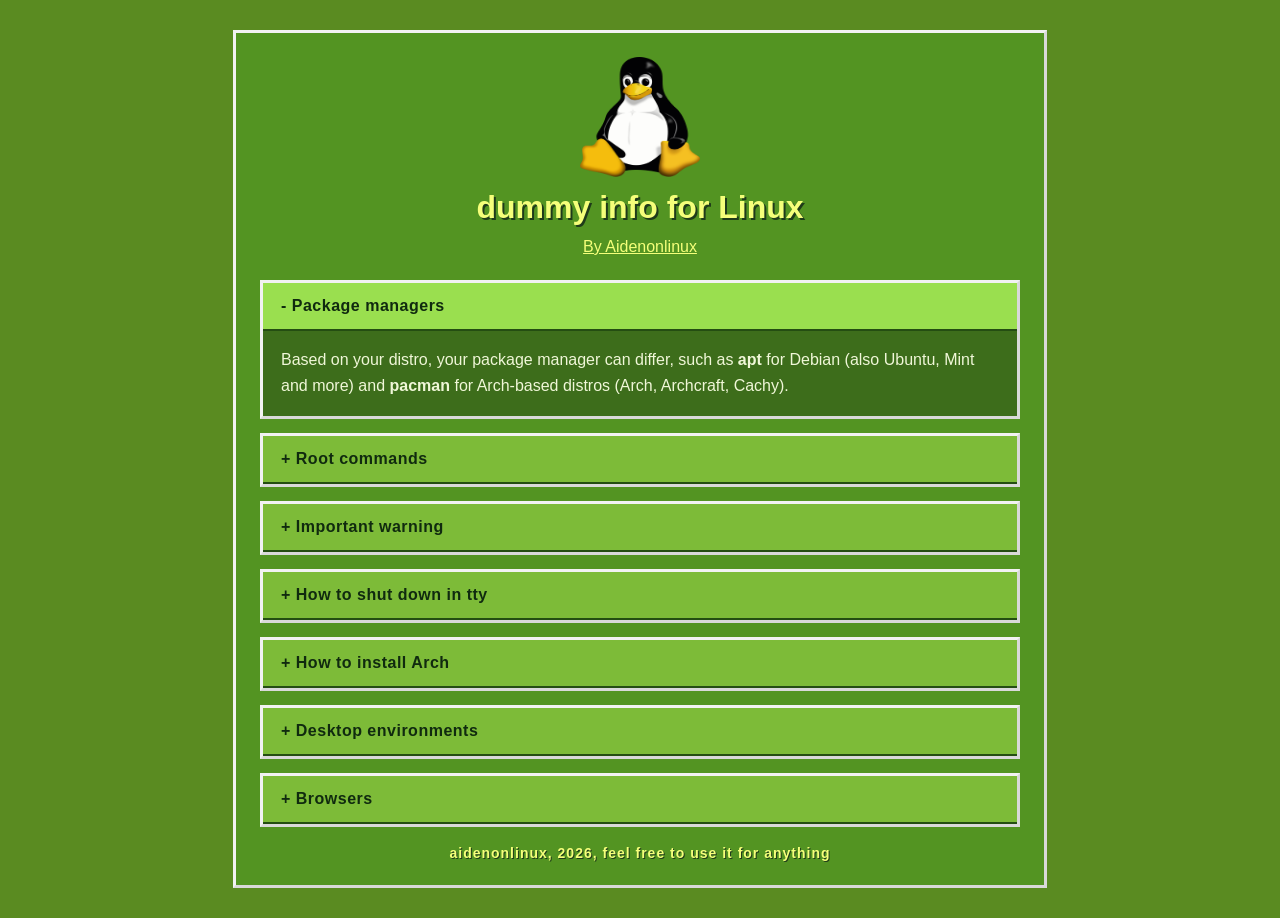
<file: dummyinfoforlinux/index.html>
<!DOCTYPE html>
<html lang="en">
    <head>
        <meta charset="UTF-8">
        <meta name="viewport" content="width=device-width, initial-scale=1.0">
        <title>Aidens little linux wiki :3</title>
        <link rel="icon" type="image/webp" href="./Tux.svg.webp">
        <link rel="stylesheet" href="abc123style.css">
    </head>
    <body>
        <div class="container">
            <div class="page-header">
                <img src="./Tux.svg.webp" alt="Linux tux logo" class="logo">
                <h1>dummy info for Linux</h1>
                <p><a href="https://aidenonlinux.github.io/projects" target="_blank" rel="noopener noreferrer">By Aidenonlinux</a></p>
            </div>

            <div class="details-wrap">
                <details class="details-box" open>
                    <summary>Package managers</summary>
                    <p>Based on your distro, your package manager can differ, such as <strong>apt</strong> for Debian (also Ubuntu, Mint and more) and <strong>pacman</strong> for Arch-based distros (Arch, Archcraft, Cachy).</p>
                </details>

                <details class="details-box">
                    <summary>Root commands</summary>
                    <p>Always use <strong>sudo</strong> with commands that require root privileges.</p>
                </details>

                <details class="details-box">
                    <summary>Important warning</summary>
                    <p>PLEASE DO NOT DO APT ON ARCH OR VOID!!!!!! THAT IS A VERY BAD IDEA!!!!! YOUR SYSTEM WILL (not) EXPLODE!!!</p>
                </details>

                <details class="details-box">
                    <summary>How to shut down in tty</summary>
                    <p>So if you are in tty because OR you don't have a GUI OR you are using a minimal installation OR you broke Plasma, just type in <strong>sudo shutdown now</strong>.</p>
                </details>

                <details class="details-box">
                    <summary>How to install Arch</summary>
                    <p><strong>Quick overview:</strong></p>
                    <ol>
                        <li>Download the Arch ISO and flash it to a USB.</li>
                        <li>Boot from the USB and open the live environment.</li>
                        <li>Run <strong>archinstall</strong> if you want the easiest install.</li>
                        <li>Choose your username, password, and desktop environment.</li>
                        <li>Select a bootloader like <strong>GRUB</strong> and install it to your disk.</li>
                        <li>Reboot and log in to your new Arch system.</li>
                    </ol>
                    <p>If you have determination like Frisk in Undertale, you can do it manually. If not, <strong>archinstall</strong> is the easier route. Pick a DE you actually want: <strong>GNOME</strong> for simplicity, <strong>KDE Plasma</strong> for a Windows-like feel, <strong>Hyprland</strong> if you want something more custom, or no DE if you want a minimal setup.</p>
                </details>

                <details class="details-box">
                    <summary>Desktop environments</summary>
                    <p><strong>Popular DEs to choose from:</strong></p>
                    <ul>
                        <li><strong>GNOME</strong> — clean, modern, simple, and beginner-friendly.</li>
                        <li><strong>KDE Plasma</strong> — very customizable and feels close to Windows.</li>
                        <li><strong>Xfce</strong> — lightweight, fast, and resource-friendly.</li>
                        <li><strong>Cinnamon</strong> — classic layout with a familiar desktop feel.</li>
                        <li><strong>Mate</strong> — lightweight and classic, great for older hardware.</li>
                        <li><strong>Hyprland</strong> — tiled and highly customizable, best for power users.</li>
                        <li><strong>Budgie</strong> — sleek and elegant with a simple workflow.</li>
                        <li><strong>LXQt</strong> — very lightweight and efficient.</li>
                    </ul>
                    <p>Pick one based on how you want your system to feel: <strong>simple</strong>, <strong>custom</strong>, <strong>lightweight</strong>, or <strong>Windows-like</strong>.</p>
                    <p>Personally, I mostly reccomend something like <strong>Cinnamon</strong>, dont reccomend <strong>KDE Plasma because of the locker</strong>, And will say that i really like <strong>Hyprland if you configured it correctly</strong>, but <strong> my classic must be GNOME.</strong></p>
                </details>

                <details class="details-box">
                    <summary>Browsers</summary>
                    <p>The best option is <strong>Firefox</strong>, because it comes bundled with almost every distro. I should not use Chrome since thats not cool in the Linux community, although Chromium is a good choice (because Chromium and Firefox are both open-source.</p>
                </details>
            </div>

            <div class="footer-signature">aidenonlinux, 2026, feel free to use it for anything</div>
        </div>
    </body>
</html>
</file>
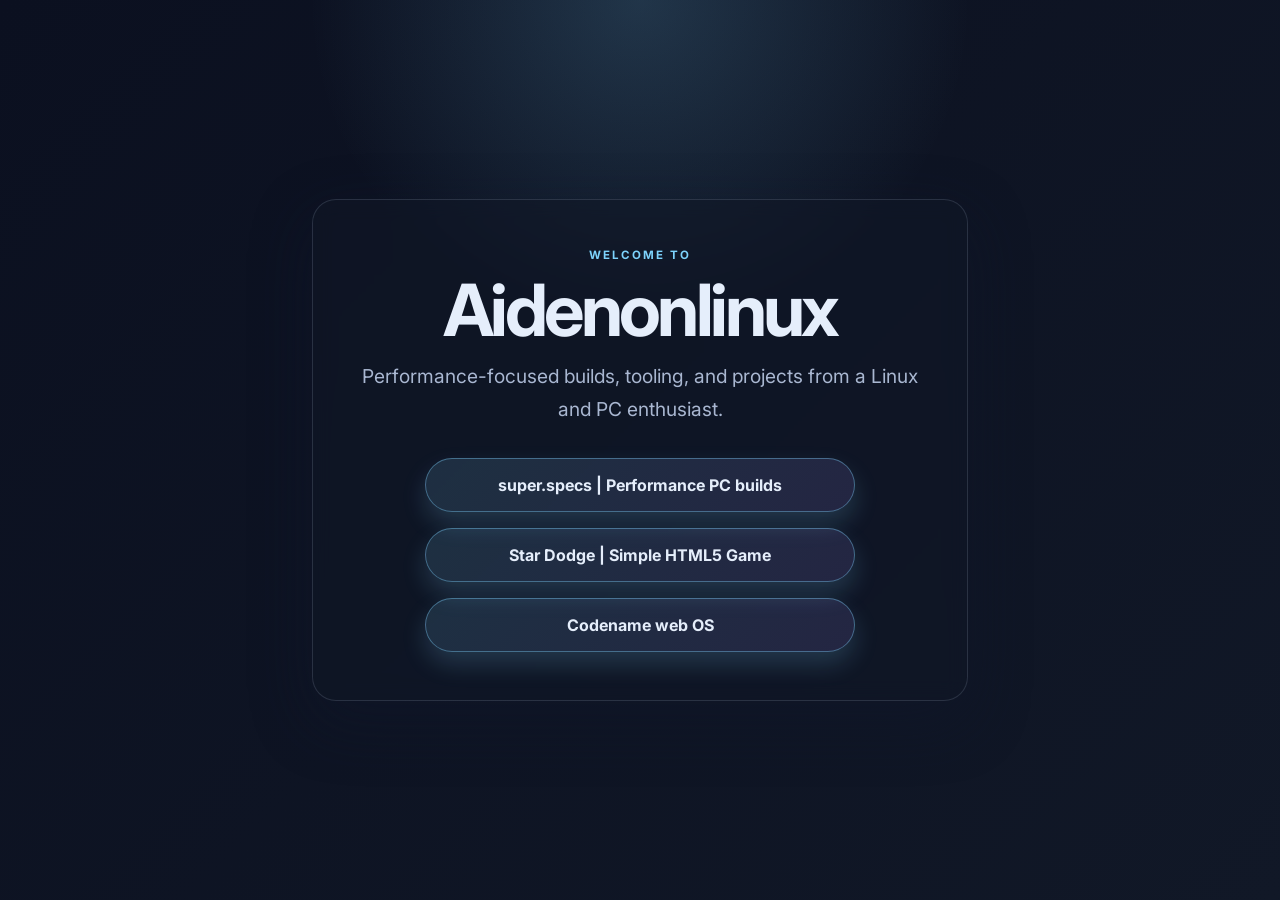
<file: projects/index.html>
<!DOCTYPE html>
<html lang="en">
  <head>
    <meta charset="UTF-8" />
    <meta name="viewport" content="width=device-width, initial-scale=1.0" />
    <title>Aidenonlinux Projects</title>
    <meta
      name="description"
      content="Landing page for Aidenonlinux featuring a single project link to super.specs performance PC builds."
    />
    <link rel="preconnect" href="https://fonts.googleapis.com" />
    <link rel="preconnect" href="https://fonts.gstatic.com" crossorigin />
    <link
      href="https://fonts.googleapis.com/css2?family=Inter:wght@400;500;600;700;800&display=swap"
      rel="stylesheet"
    />
    <link rel="stylesheet" href="style.css" />
  </head>
  <body>
    <main class="hero">
      <div class="content">
        <p class="tag">Welcome to</p>
        <h1>Aidenonlinux</h1>
        <p class="subtitle">
          Performance-focused builds, tooling, and projects from a Linux and PC enthusiast.
        </p>

        <div class="project-links">
          <a
            class="project-link"
            href="https://aidenonlinux.github.io/super-specs"
            target="_blank"
            rel="noreferrer"
          >
            super.specs | Performance PC builds
          </a>

          <a
            class="project-link"
            href="https://aidenonlinux.github.io/stardodge"
            target="_blank"
            rel="noreferrer"
          >
            Star Dodge | Simple HTML5 Game
          </a>

          <a
            class="project-link"
            href="https://aidenonlinux.github.io/unnamed-os"
            target="_blank"
            rel="noreferrer"
          >
            Codename web OS
          </a>
        </div>
      </div>
    </main>
  </body>
</html>
</file>
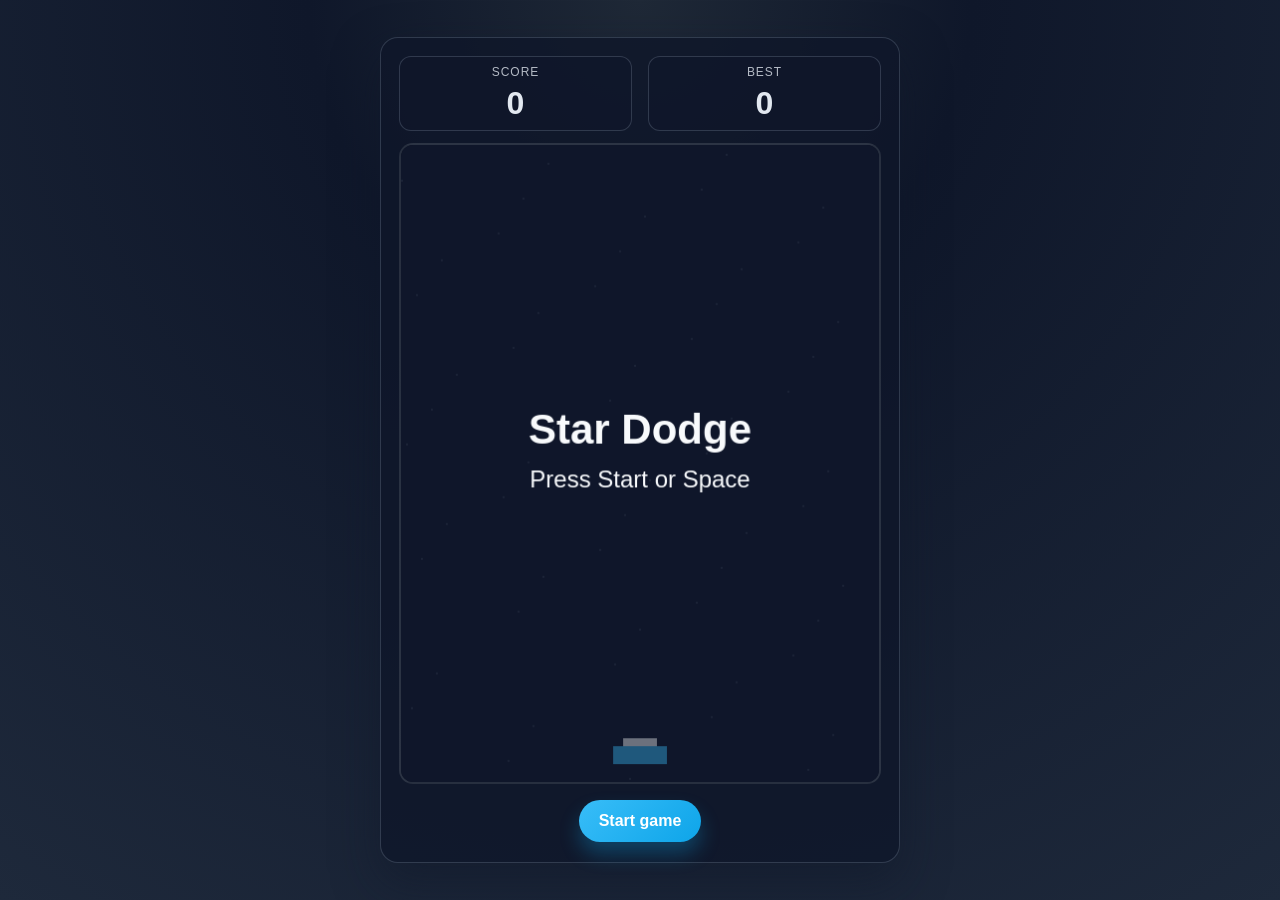
<file: stardodge/index.html>
<!DOCTYPE html>
<html lang="en">
  <head>
    <meta charset="UTF-8" />
    <meta name="viewport" content="width=device-width, initial-scale=1.0" />
    <title>Star Dodge</title>
    <link rel="stylesheet" href="style.css" />
  </head>
  <body>
    <main class="game-shell">
      <div class="hud">
        <div>
          <p class="label">Score</p>
          <p id="score">0</p>
        </div>
        <div>
          <p class="label">Best</p>
          <p id="best">0</p>
        </div>
      </div>

      <canvas id="gameCanvas" width="480" height="640" aria-label="Star Dodge game"></canvas>

      <div class="controls">
        <button id="startButton">Start game</button>
      </div>
    </main>

    <script src="script.js"></script>
  </body>
</html>
</file>
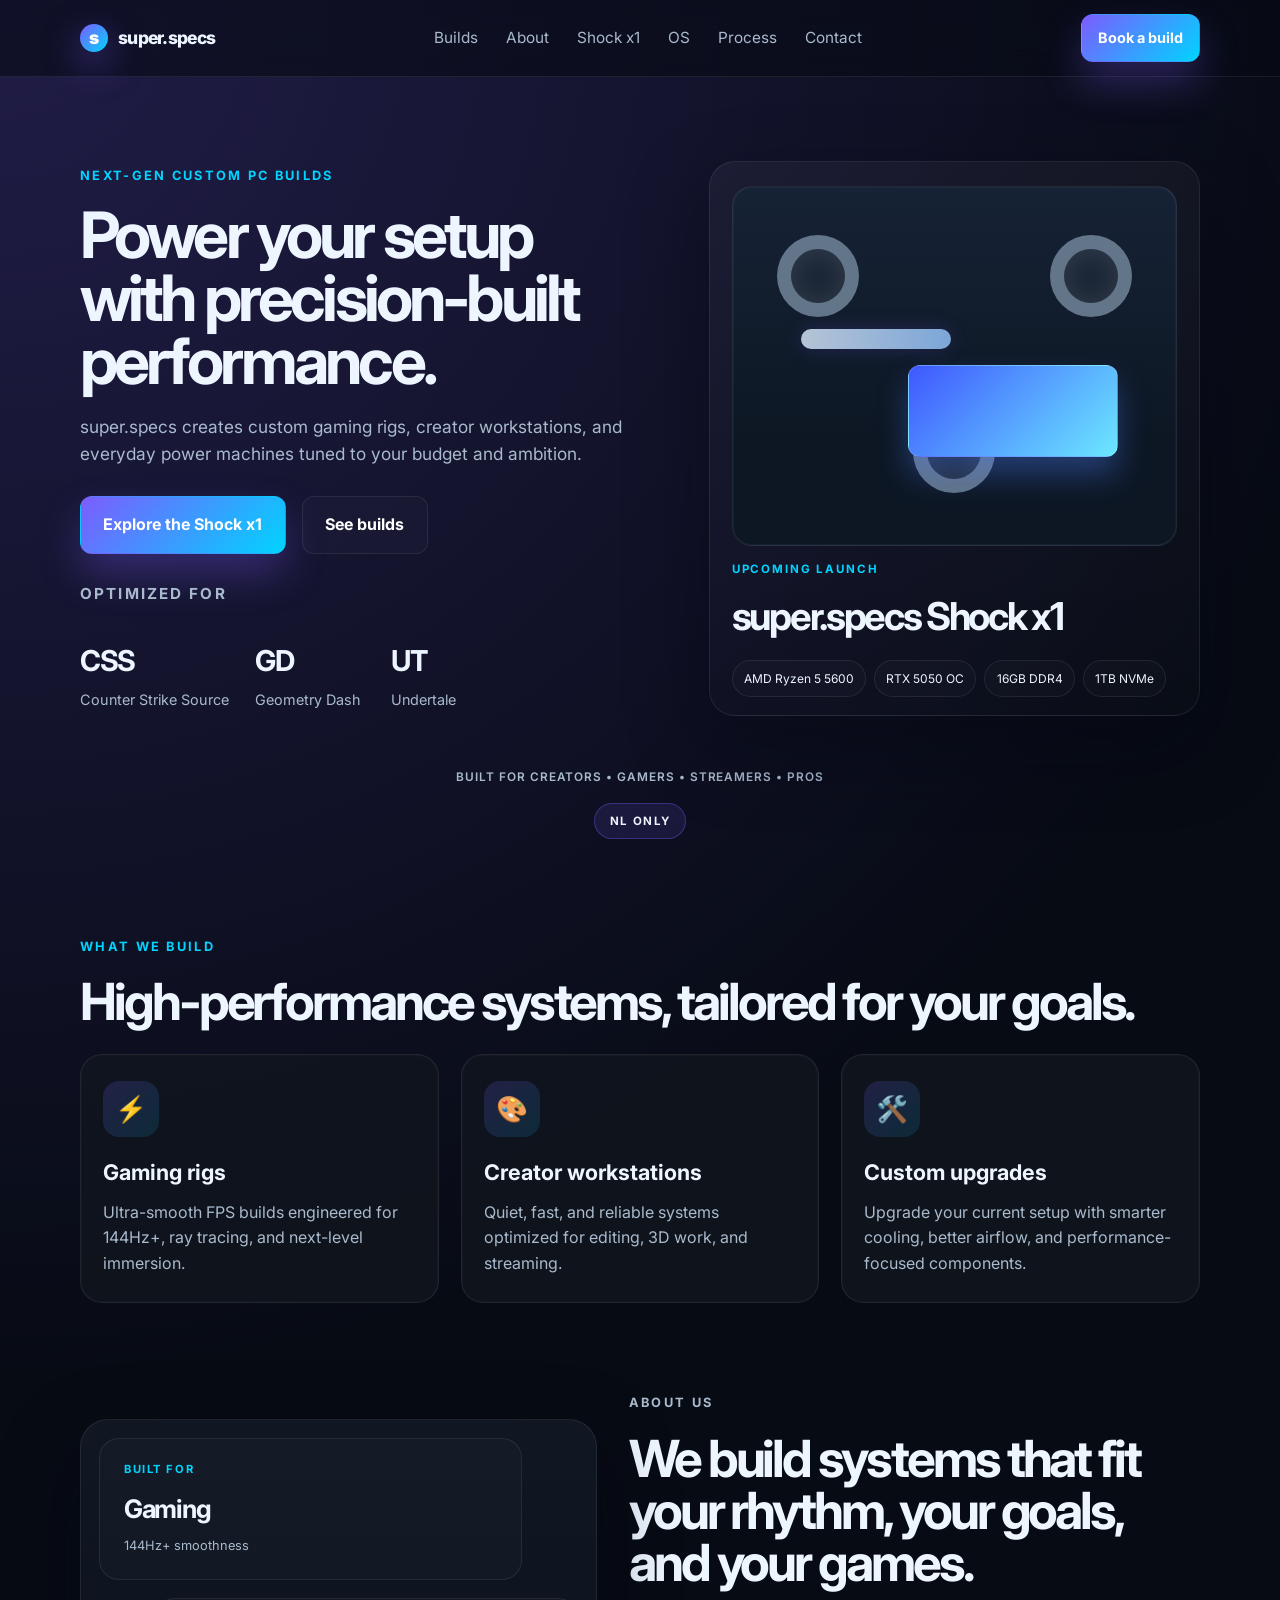
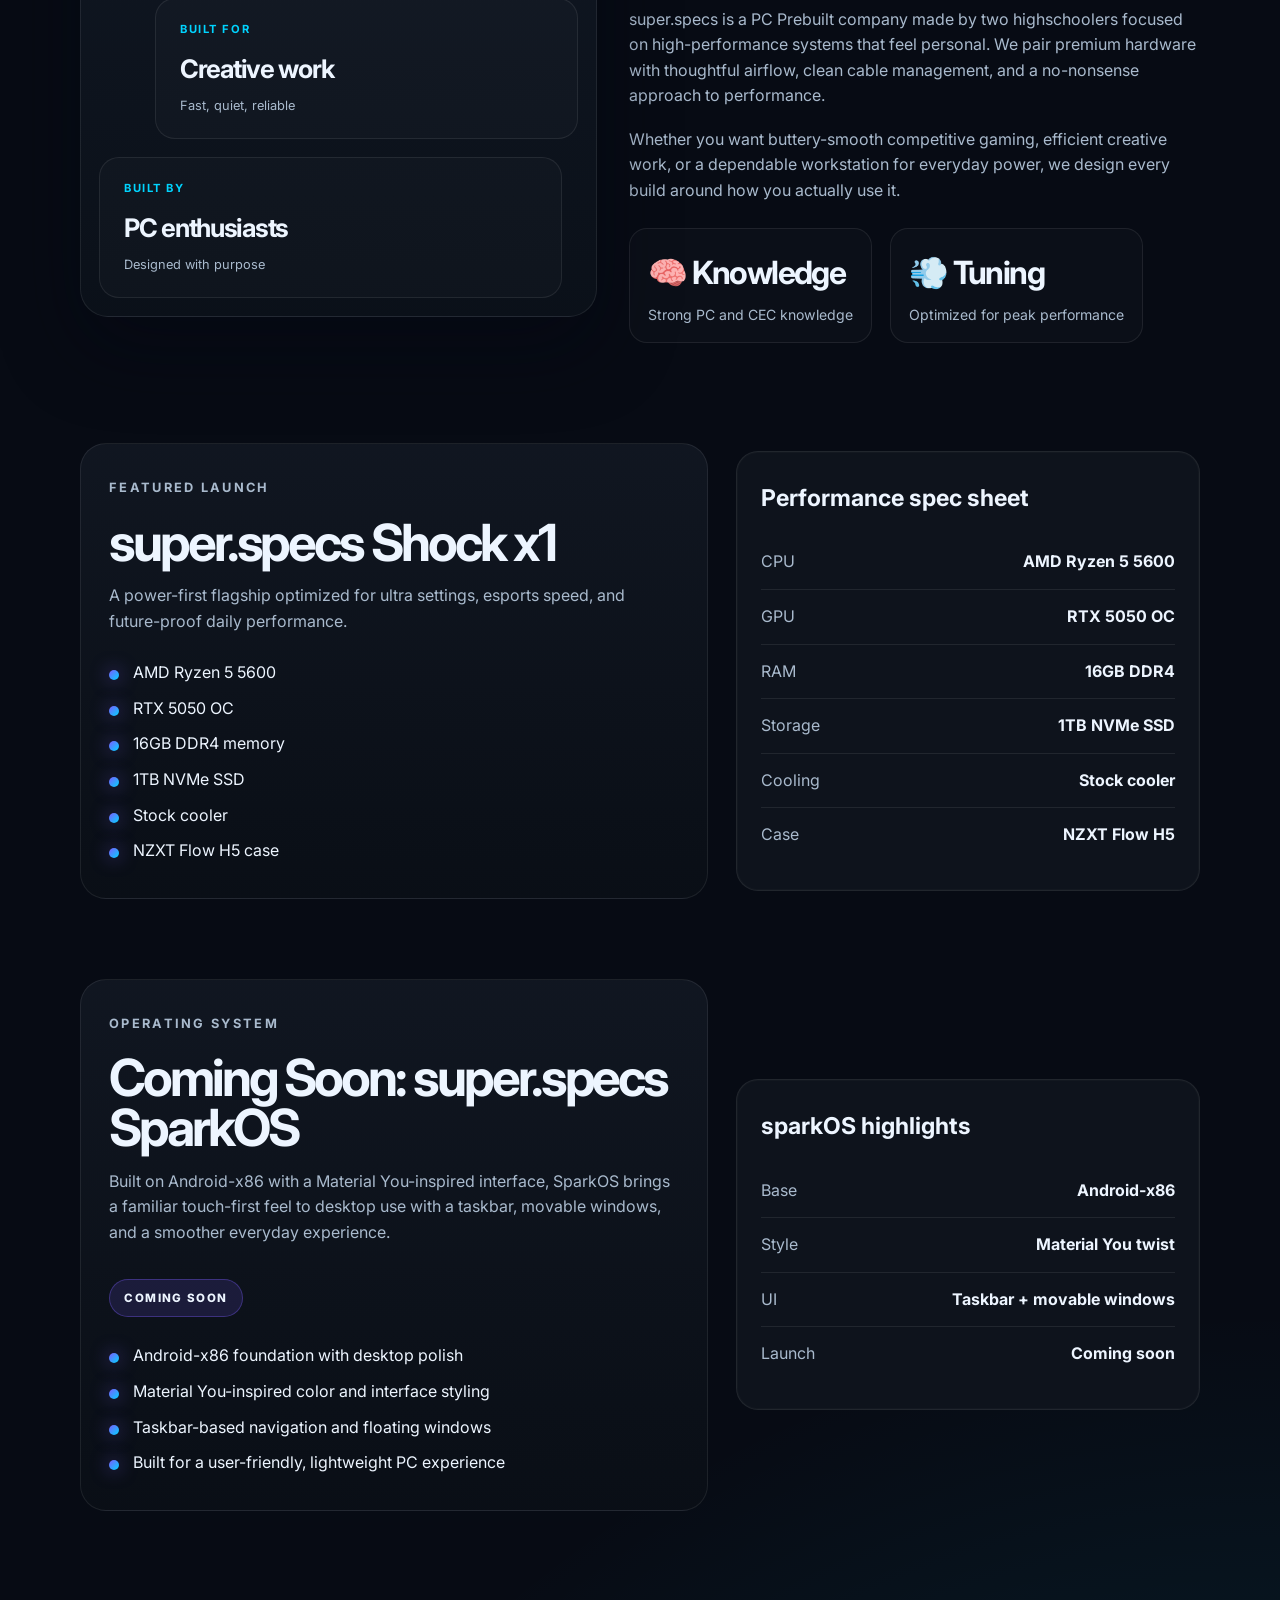
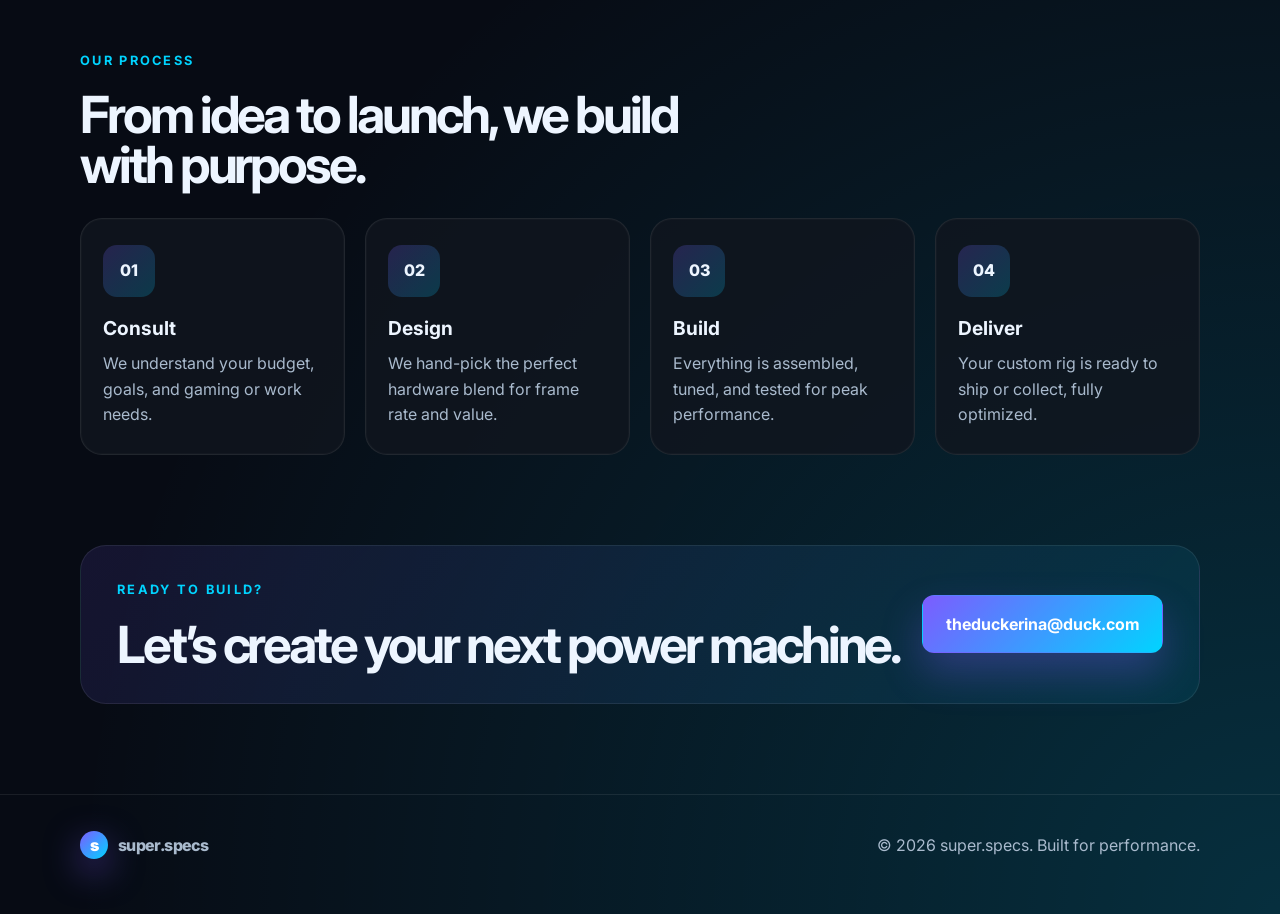
<file: super-specs/index.html>
<!DOCTYPE html>
<html lang="en">
  <head>
    <meta charset="UTF-8" />
    <meta name="viewport" content="width=device-width, initial-scale=1.0" />
    <meta
      name="description"
      content="super.specs builds custom gaming PCs and high-performance rigs for creators, streamers, and enthusiasts."
    />
    <title>super.specs | Performance PC Builds</title>
    <link rel="preconnect" href="https://fonts.googleapis.com" />
    <link rel="preconnect" href="https://fonts.gstatic.com" crossorigin />
    <link
      href="https://fonts.googleapis.com/css2?family=Inter:wght@400;500;600;700;800;900&display=swap"
      rel="stylesheet"
    />
    <link rel="stylesheet" href="style.css" />
  </head>
  <body>
    <header class="site-header">
      <nav class="container nav">
        <div class="brand" aria-label="super.specs home">
          <span class="brand-mark">s</span>
          <span>super.specs</span>
        </div>

        <div class="nav-links">
          <a href="#builds">Builds</a>
          <a href="#about">About</a>
          <a href="#shock-x1">Shock x1</a>
          <a href="#os">OS</a>
          <a href="#process">Process</a>
          <a href="#contact">Contact</a>
        </div>

        <a class="button button-sm" href="#contact">Book a build</a>
      </nav>
    </header>

    <main>
      <section class="hero">
        <div class="container hero-grid">
          <div class="hero-copy">
            <p class="eyebrow">Next-gen custom PC builds</p>
            <h1>Power your setup with precision-built performance.</h1>
            <p class="lead">
              super.specs creates custom gaming rigs, creator workstations, and
              everyday power machines tuned to your budget and ambition.
            </p>

            <div class="cta-row">
              <a class="button" href="#shock-x1">Explore the Shock x1</a>
              <a class="button button-ghost" href="#builds">See builds</a>
            </div>

            <p class="eyebrow stat-label">Optimized for</p>
            <ul class="stats" aria-label="Performance highlights">
              <li>
                <strong>CSS</strong>
                <span>Counter Strike Source</span>
              </li>
              <li>
                <strong>GD</strong>
                <span>Geometry Dash</span>
              </li>
              <li>
                <strong>UT</strong>
                <span>Undertale</span>
              </li>
            </ul>
          </div>

          <div class="hero-visual" aria-label="Upcoming Shock x1 PC showcase">
            <div class="pc-card">
              <div class="glow"></div>
              <div class="pc-case">
                <div class="fan fan-a"></div>
                <div class="fan fan-b"></div>
                <div class="fan fan-c"></div>
                <div class="gpu"></div>
                <div class="cooler"></div>
              </div>
              <div class="card-copy">
                <p class="tag">Upcoming launch</p>
                <h2>super.specs Shock x1</h2>
                <div class="spec-chips">
                  <span>AMD Ryzen 5 5600</span>
                  <span>RTX 5050 OC</span>
                  <span>16GB DDR4</span>
                  <span>1TB NVMe</span>
                </div>
              </div>
            </div>
          </div>
        </div>
      </section>

      <section class="partners container" aria-label="Trusted performance standards">
        <span>Built for creators • gamers • streamers • pros</span>
      </section>

      <div class="container nl-note">
        <span>NL only</span>
      </div>

      <section id="builds" class="services container">
        <div class="section-heading">
          <p class="eyebrow">What we build</p>
          <h2>High-performance systems, tailored for your goals.</h2>
        </div>

        <div class="card-grid">
          <article class="info-card">
            <div class="icon">⚡</div>
            <h3>Gaming rigs</h3>
            <p>
              Ultra-smooth FPS builds engineered for 144Hz+, ray tracing, and
              next-level immersion.
            </p>
          </article>

          <article class="info-card">
            <div class="icon">🎨</div>
            <h3>Creator workstations</h3>
            <p>
              Quiet, fast, and reliable systems optimized for editing, 3D work,
              and streaming.
            </p>
          </article>

          <article class="info-card">
            <div class="icon">🛠️</div>
            <h3>Custom upgrades</h3>
            <p>
              Upgrade your current setup with smarter cooling, better airflow, and
              performance-focused components.
            </p>
          </article>
        </div>
      </section>

      <section id="about" class="about-section">
        <div class="container about-grid">
          <div class="about-visual">
            <div class="about-card primary">
              <span class="mini-label">Built for</span>
              <strong>Gaming</strong>
              <small>144Hz+ smoothness</small>
            </div>
            <div class="about-card secondary">
              <span class="mini-label">Built for</span>
              <strong>Creative work</strong>
              <small>Fast, quiet, reliable</small>
            </div>
            <div class="about-card accent">
              <span class="mini-label">Built by</span>
              <strong>PC enthusiasts</strong>
              <small>Designed with purpose</small>
            </div>
          </div>

          <div class="about-copy">
            <p class="eyebrow">About us</p>
            <h2>We build systems that fit your rhythm, your goals, and your games.</h2>
            <p>
              super.specs is a PC Prebuilt company made by two highschoolers focused on high-performance systems
              that feel personal. We pair premium hardware with thoughtful airflow,
              clean cable management, and a no-nonsense approach to performance.
            </p>
            <p>
              Whether you want buttery-smooth competitive gaming, efficient creative work,
              or a dependable workstation for everyday power, we design every build around
              how you actually use it.
            </p>

            <div class="about-points">
              <div>
                <strong>🧠 Knowledge</strong>
                <span>Strong PC and CEC knowledge</span>
              </div>
              <div>
                <strong>💨 Tuning</strong>
                <span>Optimized for peak performance</span>
              </div>
            </div>
          </div>
        </div>
      </section>

      <section id="shock-x1" class="showcase">
        <div class="container showcase-grid">
          <div class="showcase-panel">
            <p class="eyebrow">Featured launch</p>
            <h2>super.specs Shock x1</h2>
            <p>
              A power-first flagship optimized for ultra settings, esports speed,
              and future-proof daily performance.
            </p>

            <ul class="feature-list">
              <li>AMD Ryzen 5 5600</li>
              <li>RTX 5050 OC</li>
              <li>16GB DDR4 memory</li>
              <li>1TB NVMe SSD</li>
              <li>Stock cooler</li>
              <li>NZXT Flow H5 case</li>
            </ul>
          </div>

          <div class="specs-card">
            <h3>Performance spec sheet</h3>
            <div class="spec-row">
              <span>CPU</span>
              <strong>AMD Ryzen 5 5600</strong>
            </div>
            <div class="spec-row">
              <span>GPU</span>
              <strong>RTX 5050 OC</strong>
            </div>
            <div class="spec-row">
              <span>RAM</span>
              <strong>16GB DDR4</strong>
            </div>
            <div class="spec-row">
              <span>Storage</span>
              <strong>1TB NVMe SSD</strong>
            </div>
            <div class="spec-row">
              <span>Cooling</span>
              <strong>Stock cooler</strong>
            </div>
            <div class="spec-row">
              <span>Case</span>
              <strong>NZXT Flow H5</strong>
            </div>
          </div>
        </div>
      </section>

      <section id="os" class="showcase os-section">
        <div class="container showcase-grid">
          <div class="showcase-panel os-panel">
            <p class="eyebrow">Operating system</p>
            <h2>Coming Soon: super.specs SparkOS</h2>
            <p>
              Built on Android-x86 with a Material You-inspired interface, SparkOS brings a
              familiar touch-first feel to desktop use with a taskbar, movable windows,
              and a smoother everyday experience.
            </p>

            <div class="coming-soon-badge">Coming Soon</div>

            <ul class="feature-list">
              <li>Android-x86 foundation with desktop polish</li>
              <li>Material You-inspired color and interface styling</li>
              <li>Taskbar-based navigation and floating windows</li>
              <li>Built for a user-friendly, lightweight PC experience</li>
            </ul>
          </div>

          <div class="specs-card os-card">
            <h3>sparkOS highlights</h3>
            <div class="spec-row">
              <span>Base</span>
              <strong>Android-x86</strong>
            </div>
            <div class="spec-row">
              <span>Style</span>
              <strong>Material You twist</strong>
            </div>
            <div class="spec-row">
              <span>UI</span>
              <strong>Taskbar + movable windows</strong>
            </div>
            <div class="spec-row">
              <span>Launch</span>
              <strong>Coming soon</strong>
            </div>
          </div>
        </div>
      </section>

      <section id="process" class="process container">
        <div class="section-heading narrow">
          <p class="eyebrow">Our process</p>
          <h2>From idea to launch, we build with purpose.</h2>
        </div>

        <div class="steps">
          <div class="step">
            <span>01</span>
            <h3>Consult</h3>
            <p>We understand your budget, goals, and gaming or work needs.</p>
          </div>
          <div class="step">
            <span>02</span>
            <h3>Design</h3>
            <p>We hand-pick the perfect hardware blend for frame rate and value.</p>
          </div>
          <div class="step">
            <span>03</span>
            <h3>Build</h3>
            <p>Everything is assembled, tuned, and tested for peak performance.</p>
          </div>
          <div class="step">
            <span>04</span>
            <h3>Deliver</h3>
            <p>Your custom rig is ready to ship or collect, fully optimized.</p>
          </div>
        </div>
      </section>

      <section id="contact" class="cta-section">
        <div class="container cta-box">
          <div>
            <p class="eyebrow">Ready to build?</p>
            <h2>Let’s create your next power machine.</h2>
          </div>
          <a class="button" href="mailto:theduckerina@duck.com">theduckerina@duck.com</a>
        </div>
      </section>
    </main>

    <footer class="site-footer">
      <div class="container footer-row">
        <div class="brand footer-brand">
          <span class="brand-mark">s</span>
          <span>super.specs</span>
        </div>
        <p>© <span id="year"></span> super.specs. Built for performance.</p>
      </div>
    </footer>

    <script src="script.js"></script>
  </body>
</html>
</file>
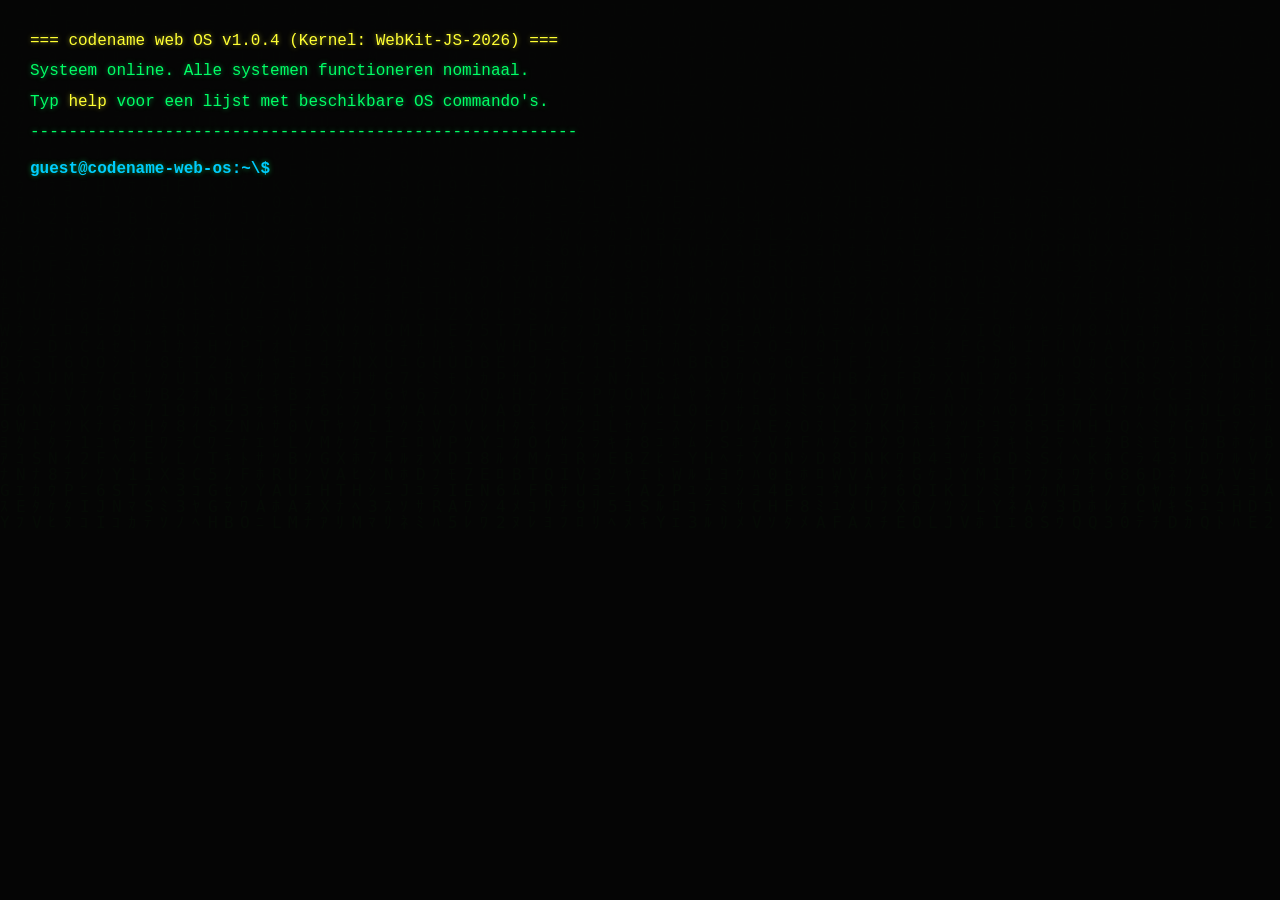
<file: unnamed-os/index.html>
<!DOCTYPE html>
<html lang="nl">
<head>
    <meta charset="UTF-8">
    <meta name="viewport" content="width=device-width, initial-scale=1.0">
    <title>Codename web OS v1.0.4</title>
    <style>
        * {
            box-sizing: border-box;
        }
        body, html {
            margin: 0;
            padding: 0;
            width: 100%;
            height: 100%;
            background-color: #050505;
            font-family: 'Courier New', Courier, monospace;
            overflow: hidden;
            color: #00ff66;
        }
        #matrix-bg {
            position: absolute;
            top: 0;
            left: 0;
            width: 100%;
            height: 100%;
            z-index: 1;
            opacity: 0.15;
            pointer-events: none;
            transition: opacity 0.5s;
        }
        #terminal {
            position: relative;
            z-index: 2;
            width: 100%;
            height: 100%;
            padding: 30px;
            overflow-y: auto;
            background: rgba(5, 5, 5, 0.85);
            text-shadow: 0 0 5px rgba(0, 255, 102, 0.5);
        }
        .line {
            margin-bottom: 8px;
            white-space: pre-wrap;
            line-height: 1.4;
        }
        .input-line {
            display: flex;
            align-items: center;
            margin-top: 15px;
        }
        .prompt {
            color: #00ccff;
            margin-right: 10px;
            font-weight: bold;
        }
        #cmd-input {
            background: transparent;
            border: none;
            color: #00ff66;
            font-family: 'Courier New', Courier, monospace;
            font-size: 16px;
            flex-grow: 1;
            outline: none;
            text-shadow: 0 0 5px rgba(0, 255, 102, 0.5);
        }
        .output-error { color: #ff3344; text-shadow: 0 0 5px rgba(255, 51, 68, 0.5); }
        .output-success { color: #ffff33; text-shadow: 0 0 5px rgba(255, 255, 51, 0.5); }
    </style>
</head>
<body>

    <canvas id="matrix-bg"></canvas>

    <div id="terminal" onclick="document.getElementById('cmd-input').focus()">
        <div id="history">
            <div class="line output-success">=== codename web OS v1.0.4 (Kernel: WebKit-JS-2026) ===</div>
            <div class="line">Systeem online. Alle systemen functioneren nominaal.</div>
            <div class="line">Typ <span class="output-success">help</span> voor een lijst met beschikbare OS commando's.</div>
            <div class="line">---------------------------------------------------------</div>
        </div>
        <div class="input-line">
            <span class="prompt">guest@codename-web-os:~\$</span>
            <input type="text" id="cmd-input" autofocus autocomplete="off" spellcheck="false">
        </div>
    </div>

    <script>
        // Matrix Digitale Regen Achtergrond
        const canvas = document.getElementById('matrix-bg');
        const ctx = canvas.getContext('2d');

        function resizeCanvas() {
            canvas.width = window.innerWidth;
            canvas.height = window.innerHeight;
        }
        resizeCanvas();
        window.addEventListener('resize', resizeCanvas);

        const katakana = '0123456789ABCDEFGHIJKLMNOPQRSTUVWXYZｱｲｳｴｵｶｷｸｹｺｻｼｽｾｿﾀﾁﾂﾃﾄﾅﾆﾇﾈﾉﾊﾋﾌﾍﾎﾏﾐﾑﾒﾓﾔﾕﾖﾗﾘﾙﾚﾛﾜﾝ';
        const alphabet = katakana.split('');

        const fontSize = 16;
        let columns = canvas.width / fontSize;
        const rainDrops = Array(Math.floor(columns)).fill(1);

        function drawMatrix() {
            ctx.fillStyle = 'rgba(5, 5, 5, 0.05)';
            ctx.fillRect(0, 0, canvas.width, canvas.height);

            ctx.fillStyle = '#0f0';
            ctx.font = fontSize + 'px monospace';

            for (let i = 0; i < rainDrops.length; i++) {
                const text = alphabet[Math.floor(Math.random() * alphabet.length)];
                ctx.fillText(text, i * fontSize, rainDrops[i] * fontSize);

                if (rainDrops[i] * fontSize > canvas.height && Math.random() > 0.975) {
                    rainDrops[i] = 0;
                }
                rainDrops[i]++;
            }
        }
        let matrixInterval = setInterval(drawMatrix, 30);

        // OS Terminal Logica
        const input = document.getElementById('cmd-input');
        const history = document.getElementById('history');
        const terminal = document.getElementById('terminal');

        const commands = {
            help: "Beschikbare commando's:\n  help    - Toon dit menu\n  fetch   - Toon OS specificaties\n  matrix  - Schakel de achtergrond animatie aan/uit\n  clear   - Maak het scherm leeg\n  repo    - Open een geheime code repository\n  sudo    - Probeer root toegang te forceren",
            fetch: "OS: codename web OS v1.0.4 🌌\nKernel: JS-WebOS-Engine-2026\nUptime: 2 minuten, 44 seconden\nShell: custom-bash-v2\nCPU: Virtual Web-Thread Engine\nMemory: 512MB / 16GB (Gealloceerd)",
            sudo: "<span class='output-error'>FOUT: Deze actie is gerapporteerd. Je hebt geen administratorrechten.</span>",
            repo: "<span class='output-success'>Toegang verleend! Initialiseren van code repository... https://github.com</span>"
        };

        input.addEventListener('keydown', (e) => {
            if (e.key === 'Enter') {
                const rawValue = input.value;
                const cmd = rawValue.trim().toLowerCase();
                
                // Voeg getypte commando toe aan geschiedenis
                const userLine = document.createElement('div');
                userLine.className = 'line';
                userLine.innerHTML = `<span class="prompt">guest@codename-web-os:~$</span> ${rawValue}`;
                history.appendChild(userLine);

                // Verwerk commando
                if (cmd !== '') {
                    const outputLine = document.createElement('div');
                    outputLine.className = 'line';

                    if (cmd === 'clear') {
                        history.innerHTML = '';
                    } else if (cmd === 'matrix') {
                        const bg = document.getElementById('matrix-bg');
                        if (bg.style.opacity === '0') {
                            bg.style.opacity = '0.15';
                            outputLine.innerHTML = "Matrix overlay geactiveerd.";
                        } else {
                            bg.style.opacity = '0';
                            outputLine.innerHTML = "Matrix overlay gedeactiveerd.";
                        }
                        history.appendChild(outputLine);
                    } else if (commands[cmd]) {
                        outputLine.innerHTML = commands[cmd];
                        history.appendChild(outputLine);
                    } else {
                        outputLine.className = 'line output-error';
                        outputLine.innerHTML = `Command niet gevonden: '${rawValue}'. Typ 'help' voor opties.`;
                        history.appendChild(outputLine);
                    }
                }

                // Reset input en scroll naar beneden
                input.value = '';
                terminal.scrollTop = terminal.scrollHeight;
            }
        });
    </script>
</body>
</html>
</file>
<file: dummyinfoforlinux/abc123style.css>
body {
    background: #5a8b21;
    margin: 0;
    padding: 30px 20px;
    color: #101010;
    font-family: "Comic Sans MS", "Comic Sans", cursive, sans-serif;
}

.container {
    max-width: 760px;
    margin: 0 auto;
    background: rgba(0, 255, 51, 0.08);
    padding: 24px;
    border: 3px solid #d9d9d9;
    border-left-color: #f2f2f2;
    border-top-color: #f2f2f2;
}

.page-header {
    display: flex;
    flex-direction: column;
    align-items: center;
    gap: 12px;
    margin-bottom: 24px;
}

.logo {
    width: 120px;
    height: 120px;
    display: block;
    border: none;
    background: transparent;
    padding: 0;
}

h1 {
    color: #f5ff7a;
    text-align: center;
    text-shadow: 2px 2px 0 #1f3b1a;
    margin: 0;
}

.page-header p {
    margin: 0;
    color: #f2f7d1;
}

.page-header a {
    color: #f5ff7a;
    text-decoration: underline;
}

.details-wrap {
    display: grid;
    gap: 14px;
}

.details-box {
    background: #3d6d1b;
    border: 3px solid #d9d9d9;
    border-left-color: #f2f2f2;
    border-top-color: #f2f2f2;
    overflow: hidden;
}

.details-box summary {
    list-style: none;
    cursor: pointer;
    padding: 14px 18px;
    background: #7dbb38;
    border-bottom: 2px solid #244d12;
    font-weight: bold;
    color: #102a0f;
    letter-spacing: 0.5px;
}

.details-box summary::-webkit-details-marker {
    display: none;
}

.details-box summary::before {
    content: "+ ";
    font-weight: bold;
}

.details-box[open] summary {
    background: #9adf4f;
}

.details-box[open] summary::before {
    content: "- ";
}

.details-box p,
.details-box li {
    color: #f0f7d8;
    font-size: 16px;
    line-height: 1.6;
}

.details-box p {
    margin: 0;
    padding: 16px 18px 18px;
}

.details-box ol,
.details-box ul {
    margin: 0;
    padding: 6px 18px 10px 38px;
}

.details-box li {
    margin-bottom: 8px;
}

.details-box p + p {
    border-top: 1px dotted #d9f5a3;
}

.footer-signature {
    margin-top: 18px;
    text-align: center;
    color: #f5ff7a;
    font-size: 14px;
    font-weight: bold;
    letter-spacing: 1px;
    text-shadow: 1px 1px 0 #1f3b1a;
}
</file>
<file: projects/style.css>
:root {
  --bg: #0b1020;
  --bg-2: #111827;
  --panel: rgba(17, 24, 39, 0.58);
  --panel-border: rgba(148, 163, 184, 0.2);
  --text: #e5eefb;
  --muted: #a9b7d1;
  --accent: #7dd3fc;
  --accent-2: #a78bfa;
}

* {
  box-sizing: border-box;
}

html, body {
  margin: 0;
  min-height: 100%;
  font-family: "Inter", sans-serif;
  background:
    radial-gradient(circle at top, rgba(125, 211, 252, 0.18), transparent 30%),
    linear-gradient(135deg, var(--bg), var(--bg-2));
  color: var(--text);
}

body {
  min-height: 100vh;
  display: grid;
  place-items: center;
}

.hero {
  width: min(92vw, 720px);
  padding: 2rem;
}

.content {
  background: var(--panel);
  border: 1px solid var(--panel-border);
  border-radius: 24px;
  padding: clamp(2rem, 4vw, 3rem);
  box-shadow: 0 20px 60px rgba(15, 23, 42, 0.45);
  backdrop-filter: blur(10px);
  text-align: center;
}

.tag {
  margin: 0 0 0.85rem;
  color: var(--accent);
  text-transform: uppercase;
  letter-spacing: 0.18em;
  font-size: 0.72rem;
  font-weight: 700;
}

h1 {
  margin: 0;
  font-size: clamp(2.5rem, 6vw, 4.5rem);
  line-height: 0.95;
  letter-spacing: -0.05em;
}

.subtitle {
  margin: 1rem auto 2rem;
  max-width: 38rem;
  color: var(--muted);
  font-size: clamp(1rem, 2vw, 1.2rem);
  line-height: 1.7;
}

.project-links {
  display: flex;
  flex-direction: column;
  align-items: center;
  gap: 1rem;
}

.project-link {
  display: inline-flex;
  align-items: center;
  justify-content: center;
  border: 1px solid rgba(125, 211, 252, 0.4);
  background: linear-gradient(135deg, rgba(125, 211, 252, 0.14), rgba(167, 139, 250, 0.14));
  color: var(--text);
  text-decoration: none;
  font-weight: 700;
  padding: 1rem 1.4rem;
  border-radius: 999px;
  transition: transform 0.2s ease, box-shadow 0.2s ease, border-color 0.2s ease;
  box-shadow: 0 12px 24px rgba(125, 211, 252, 0.18);
  width: min(100%, 430px);
}

.project-link:hover,
.project-link:focus-visible {
  transform: translateY(-1px);
  border-color: rgba(125, 211, 252, 0.72);
  box-shadow: 0 16px 28px rgba(125, 211, 252, 0.22);
}

@media (max-width: 540px) {
  .hero {
    padding: 1.25rem;
  }

  .content {
    padding: 1.5rem 1.1rem;
  }

  .project-links {
    gap: 0.85rem;
  }

  .project-link {
    width: 100%;
    padding: 0.95rem 1rem;
    font-size: 0.96rem;
  }
}
</file>
<file: stardodge/style.css>
:root {
  --bg-top: #0f172a;
  --bg-bottom: #1e293b;
  --panel: rgba(15, 23, 42, 0.85);
  --panel-border: rgba(148, 163, 184, 0.25);
  --text: #e2e8f0;
  --accent: #38bdf8;
  --accent-strong: #0ea5e9;
  --danger: #f87171;
  --warning: #fbbf24;
  --success: #34d399;
}

* {
  box-sizing: border-box;
}

body {
  margin: 0;
  min-height: 100vh;
  display: grid;
  place-items: center;
  font-family: Arial, Helvetica, sans-serif;
  background: radial-gradient(circle at top, #1f2937 0%, var(--bg-top) 30%, var(--bg-bottom) 100%);
  color: var(--text);
}

.game-shell {
  width: min(90vw, 520px);
  background: rgba(15, 23, 42, 0.78);
  border: 1px solid var(--panel-border);
  border-radius: 18px;
  padding: 18px 18px 20px;
  box-shadow: 0 18px 45px rgba(15, 23, 42, 0.5);
}

.hud {
  display: flex;
  justify-content: space-between;
  gap: 16px;
  margin-bottom: 12px;
}

.hud > div {
  flex: 1;
  background: rgba(15, 23, 42, 0.6);
  border: 1px solid var(--panel-border);
  border-radius: 12px;
  text-align: center;
  padding: 8px 10px;
}

.label {
  margin: 0;
  font-size: 0.75rem;
  letter-spacing: 0.08em;
  text-transform: uppercase;
  opacity: 0.78;
}

.hud p:last-child {
  margin: 6px 0 0;
  font-size: 2rem;
  font-weight: 700;
}

#gameCanvas {
  width: 100%;
  height: auto;
  display: block;
  border-radius: 14px;
  border: 2px solid rgba(148, 163, 184, 0.2);
  background: linear-gradient(180deg, #0b1120 0%, #111827 100%);
}

.controls {
  display: flex;
  justify-content: center;
  margin-top: 16px;
}

button {
  border: none;
  border-radius: 999px;
  background: linear-gradient(135deg, var(--accent), var(--accent-strong));
  color: white;
  font-size: 1rem;
  font-weight: 700;
  padding: 12px 20px;
  cursor: pointer;
  transition: transform 0.15s ease, box-shadow 0.15s ease;
  box-shadow: 0 12px 20px rgba(14, 165, 233, 0.3);
}

button:hover {
  transform: translateY(-1px);
}

button:active {
  transform: translateY(1px);
}
</file>
<file: super-specs/style.css>
:root {
  --bg: #070b14;
  --bg-2: #101827;
  --panel: rgba(18, 26, 39, 0.9);
  --panel-strong: #121d2d;
  --card: #0e1727;
  --text: #edf5ff;
  --muted: #a9bacd;
  --accent: #7c5cff;
  --accent-2: #00d4ff;
  --accent-3: #ff5da2;
  --border: rgba(255, 255, 255, 0.08);
  --success: #7cf8c2;
  --shadow: 0 30px 80px rgba(4, 7, 18, 0.45);
}

* {
  box-sizing: border-box;
}

html {
  scroll-behavior: smooth;
}

body {
  margin: 0;
  font-family: "Inter", sans-serif;
  background:
    radial-gradient(circle at top left, rgba(124, 92, 255, 0.22), transparent 32%),
    radial-gradient(circle at bottom right, rgba(0, 212, 255, 0.18), transparent 28%),
    var(--bg);
  color: var(--text);
  line-height: 1.6;
}

a {
  color: inherit;
  text-decoration: none;
}

img {
  max-width: 100%;
}

.container {
  width: min(1120px, calc(100% - 32px));
  margin: 0 auto;
}

.site-header {
  position: sticky;
  top: 0;
  z-index: 10;
  backdrop-filter: blur(14px);
  background: rgba(7, 11, 20, 0.6);
  border-bottom: 1px solid var(--border);
}

.nav {
  display: flex;
  align-items: center;
  justify-content: space-between;
  min-height: 76px;
  gap: 20px;
}

.brand {
  display: inline-flex;
  align-items: center;
  gap: 10px;
  font-weight: 800;
  letter-spacing: -0.04em;
  font-size: 1.1rem;
}

.brand-mark {
  display: inline-flex;
  align-items: center;
  justify-content: center;
  width: 28px;
  height: 28px;
  border-radius: 50%;
  background: linear-gradient(135deg, var(--accent), var(--accent-2));
  color: white;
  font-weight: 900;
  box-shadow: 0 12px 35px rgba(124, 92, 255, 0.5);
}

.nav-links {
  display: flex;
  align-items: center;
  gap: 28px;
  color: var(--muted);
  font-size: 0.96rem;
}

.nav-links a {
  transition: color 0.2s ease;
}

.nav-links a:hover {
  color: var(--text);
}

.button {
  display: inline-flex;
  align-items: center;
  justify-content: center;
  padding: 0.95rem 1.4rem;
  border-radius: 12px;
  background: linear-gradient(135deg, var(--accent), var(--accent-2));
  color: white;
  font-weight: 700;
  border: 1px solid transparent;
  transition: transform 0.2s ease, box-shadow 0.2s ease;
  box-shadow: 0 20px 40px rgba(124, 92, 255, 0.3);
}

.button:hover {
  transform: translateY(-1px);
}

.button-sm {
  padding: 0.7rem 1rem;
  font-size: 0.9rem;
}

.button-ghost {
  background: rgba(255, 255, 255, 0.02);
  border-color: var(--border);
  box-shadow: none;
}

.hero {
  padding: 84px 0 40px;
}

.hero-grid {
  display: grid;
  grid-template-columns: 1.08fr 0.92fr;
  align-items: center;
  gap: 52px;
}

.eyebrow {
  margin: 0 0 18px;
  font-size: 0.8rem;
  letter-spacing: 0.18em;
  text-transform: uppercase;
  color: var(--accent-2);
  font-weight: 700;
}

.stat-label {
  margin: 28px 0 10px;
  font-size: 0.95rem;
  letter-spacing: 0.14em;
  text-transform: uppercase;
  color: var(--muted);
}

.hero-copy h1,
.section-heading h2,
.showcase-panel h2,
.cta-box h2 {
  margin: 0;
  letter-spacing: -0.06em;
  line-height: 0.98;
}

.hero-copy h1 {
  font-size: clamp(3rem, 5vw, 5rem);
  max-width: 560px;
}

.lead {
  max-width: 560px;
  margin-top: 20px;
  color: var(--muted);
  font-size: 1.08rem;
}

.cta-row {
  display: flex;
  flex-wrap: wrap;
  gap: 16px;
  margin-top: 28px;
}

.stats {
  list-style: none;
  margin: 32px 0 0;
  padding: 0;
  display: flex;
  gap: 26px;
  flex-wrap: wrap;
}

.stats li {
  display: flex;
  flex-direction: column;
  gap: 4px;
  min-width: 110px;
}

.stats strong {
  font-size: 1.8rem;
  letter-spacing: -0.05em;
}

.stats span {
  color: var(--muted);
  font-size: 0.9rem;
}

.hero-visual {
  display: flex;
  justify-content: center;
}

.pc-card {
  position: relative;
  width: min(100%, 500px);
  padding: 24px 22px 18px;
  background: linear-gradient(180deg, rgba(255,255,255,0.04), rgba(255,255,255,0.01));
  border: 1px solid var(--border);
  border-radius: 26px;
  box-shadow: var(--shadow);
}

.glow {
  position: absolute;
  inset: 18% 12% auto;
  height: 200px;
  background: radial-gradient(circle, rgba(124, 92, 255, 0.42), transparent 62%);
  filter: blur(18px);
}

.pc-case {
  position: relative;
  height: 360px;
  border-radius: 20px;
  background: linear-gradient(180deg, #162235, #0d1724 70%);
  border: 1px solid rgba(255,255,255,0.08);
  overflow: hidden;
  box-shadow: inset 0 0 0 1px rgba(255,255,255,0.04);
}

.fan {
  position: absolute;
  width: 82px;
  height: 82px;
  border-radius: 50%;
  border: 14px solid rgba(130, 151, 173, 0.7);
  background: rgba(255,255,255,0.04);
  box-shadow: inset 0 0 24px rgba(255,255,255,0.1);
}

.fan-a { top: 48px; left: 44px; }
.fan-b { top: 48px; right: 44px; }
.fan-c { bottom: 52px; left: 50%; transform: translateX(-50%); }

.gpu {
  position: absolute;
  width: 210px;
  height: 92px;
  right: 58px;
  bottom: 88px;
  border-radius: 12px;
  background: linear-gradient(135deg, #3f57ff 0%, #6ce8ff 100%);
  box-shadow: 0 18px 30px rgba(76, 129, 255, 0.35);
  border: 1px solid rgba(255,255,255,0.15);
}

.cooler {
  position: absolute;
  width: 150px;
  height: 20px;
  left: 68px;
  top: 142px;
  border-radius: 999px;
  background: linear-gradient(90deg, #b5c4d6, #7ca6d8);
  box-shadow: 0 0 20px rgba(124, 92, 255, 0.2);
}

.card-copy {
  position: relative;
  z-index: 1;
  margin-top: 14px;
}

.tag {
  margin: 0;
  color: var(--accent-2);
  font-size: 0.72rem;
  font-weight: 700;
  letter-spacing: 0.16em;
  text-transform: uppercase;
}

.card-copy h2 {
  margin: 8px 0 12px;
  font-size: clamp(1.7rem, 3vw, 2.4rem);
  letter-spacing: -0.06em;
}

.spec-chips {
  display: flex;
  gap: 8px;
  flex-wrap: wrap;
}

.spec-chips span {
  padding: 0.5rem 0.7rem;
  border: 1px solid var(--border);
  border-radius: 999px;
  font-size: 0.75rem;
  background: rgba(255,255,255,0.02);
  color: var(--text);
}

.partners {
  padding: 12px 0 16px;
  text-align: center;
  color: var(--muted);
  font-weight: 600;
  letter-spacing: 0.08em;
  text-transform: uppercase;
  font-size: 0.74rem;
}

.nl-note {
  display: flex;
  justify-content: center;
  padding: 0 0 28px;
}

.nl-note span {
  display: inline-block;
  padding: 0.5rem 0.9rem;
  border-radius: 999px;
  background: rgba(124, 92, 255, 0.12);
  border: 1px solid rgba(124, 92, 255, 0.35);
  color: var(--text);
  font-size: 0.72rem;
  font-weight: 700;
  letter-spacing: 0.12em;
  text-transform: uppercase;
}

.services,
.process {
  padding: 70px 0;
}

.section-heading {
  margin-bottom: 28px;
}

.section-heading h2,
.showcase-panel h2,
.cta-box h2 {
  font-size: clamp(2.1rem, 4vw, 3.3rem);
}

.card-grid {
  display: grid;
  grid-template-columns: repeat(3, minmax(0, 1fr));
  gap: 22px;
}

.info-card,
.specs-card,
.step {
  background: rgba(17, 22, 31, 0.8);
  border: 1px solid var(--border);
  border-radius: 22px;
  box-shadow: inset 0 0 0 1px rgba(255,255,255,0.02);
}

.info-card {
  padding: 26px 22px;
}

.icon {
  width: 56px;
  height: 56px;
  display: grid;
  place-items: center;
  border-radius: 16px;
  background: linear-gradient(135deg, rgba(124, 92, 255, 0.18), rgba(0, 212, 255, 0.12));
  font-size: 1.6rem;
  margin-bottom: 18px;
}

.info-card h3 {
  margin: 0 0 10px;
  font-size: 1.35rem;
}

.info-card p {
  margin: 0;
  color: var(--muted);
}

.about-section {
  padding: 10px 0 70px;
}

.about-grid {
  display: grid;
  grid-template-columns: 0.95fr 1.05fr;
  gap: 32px;
  align-items: center;
}

.about-visual {
  position: relative;
  display: grid;
  gap: 18px;
  min-height: 420px;
  padding: 18px;
  border: 1px solid var(--border);
  border-radius: 28px;
  background: linear-gradient(180deg, rgba(17, 24, 36, 0.96), rgba(11, 17, 26, 0.96));
  box-shadow: var(--shadow);
}

.about-card {
  position: relative;
  display: flex;
  flex-direction: column;
  justify-content: center;
  padding: 22px 24px;
  border-radius: 20px;
  border: 1px solid rgba(255,255,255,0.08);
  background: rgba(255,255,255,0.02);
}

.about-card.primary {
  margin-right: 56px;
}

.about-card.secondary {
  margin-left: 56px;
}

.about-card.accent {
  margin-right: 16px;
}

.mini-label {
  color: var(--accent-2);
  font-size: 0.7rem;
  letter-spacing: 0.14em;
  text-transform: uppercase;
  font-weight: 700;
}

.about-card strong {
  margin-top: 10px;
  font-size: clamp(1.5rem, 2vw, 2.1rem);
  letter-spacing: -0.05em;
}

.about-card small {
  margin-top: 6px;
  color: var(--muted);
  font-size: 0.8rem;
}

.about-copy {
  padding: 10px 0;
}

.about-copy h2 {
  margin: 0 0 18px;
  font-size: clamp(2.1rem, 4vw, 3.2rem);
  letter-spacing: -0.06em;
  line-height: 1.02;
}

.about-copy p {
  margin: 0 0 18px;
  color: var(--muted);
}

.about-points {
  display: flex;
  flex-wrap: wrap;
  gap: 18px;
  margin-top: 24px;
}

.about-points div {
  min-width: 180px;
  padding: 18px 18px 16px;
  border-radius: 18px;
  border: 1px solid var(--border);
  background: rgba(255,255,255,0.02);
}

.about-points strong {
  display: block;
  font-size: 2rem;
  letter-spacing: -0.05em;
}

.about-points span {
  display: block;
  margin-top: 6px;
  color: var(--muted);
  font-size: 0.88rem;
}

.showcase {
  padding: 20px 0 70px;
}

.os-section {
  padding-top: 10px;
}

.showcase-grid {
  display: grid;
  grid-template-columns: 1.15fr 0.85fr;
  gap: 28px;
  align-items: center;
}

.showcase-panel {
  padding: 34px 28px;
  background: linear-gradient(180deg, rgba(17, 23, 34, 0.96), rgba(10, 15, 23, 0.96));
  border: 1px solid var(--border);
  border-radius: 26px;
}

.showcase-panel p {
  color: var(--muted);
}

.feature-list {
  list-style: none;
  margin: 26px 0 0;
  padding: 0;
  display: grid;
  gap: 10px;
}

.feature-list li {
  position: relative;
  padding-left: 24px;
  color: var(--text);
}

.feature-list li::before {
  content: "";
  position: absolute;
  left: 0;
  top: 10px;
  width: 10px;
  height: 10px;
  border-radius: 50%;
  background: linear-gradient(135deg, var(--accent), var(--accent-2));
  box-shadow: 0 0 18px rgba(124, 92, 255, 0.6);
}

.coming-soon-badge {
  display: inline-flex;
  margin-top: 18px;
  padding: 0.55rem 0.9rem;
  border-radius: 999px;
  background: rgba(124, 92, 255, 0.14);
  border: 1px solid rgba(124, 92, 255, 0.35);
  color: var(--text);
  font-size: 0.72rem;
  font-weight: 800;
  letter-spacing: 0.12em;
  text-transform: uppercase;
}

.specs-card {
  padding: 28px 24px;
}

.specs-card h3 {
  margin: 0 0 18px;
  font-size: 1.45rem;
}

.spec-row {
  display: flex;
  justify-content: space-between;
  gap: 16px;
  padding: 14px 0;
  border-bottom: 1px solid var(--border);
  color: var(--muted);
}

.spec-row:last-child {
  border-bottom: none;
}

.spec-row strong {
  color: var(--text);
  font-weight: 700;
}

.narrow {
  max-width: 620px;
}

.steps {
  display: grid;
  grid-template-columns: repeat(4, minmax(0, 1fr));
  gap: 20px;
}

.step {
  padding: 26px 22px;
}

.step span {
  display: inline-flex;
  align-items: center;
  justify-content: center;
  width: 52px;
  height: 52px;
  border-radius: 14px;
  background: linear-gradient(135deg, rgba(124, 92, 255, 0.22), rgba(0, 212, 255, 0.2));
  font-weight: 800;
  margin-bottom: 16px;
}

.step h3 {
  margin: 0 0 8px;
  font-size: 1.2rem;
}

.step p {
  margin: 0;
  color: var(--muted);
}

.cta-section {
  padding: 20px 0 90px;
}

.cta-box {
  display: flex;
  align-items: center;
  justify-content: space-between;
  gap: 18px;
  padding: 34px 36px;
  border: 1px solid var(--border);
  border-radius: 26px;
  background: linear-gradient(135deg, rgba(124, 92, 255, 0.12), rgba(0, 212, 255, 0.08));
}

.site-footer {
  border-top: 1px solid var(--border);
  padding: 22px 0 40px;
}

.footer-row {
  display: flex;
  align-items: center;
  justify-content: space-between;
  gap: 16px;
  color: var(--muted);
}

.footer-brand {
  font-size: 1rem;
}

@media (max-width: 900px) {
  .hero-grid,
  .about-grid,
  .showcase-grid,
  .card-grid,
  .steps {
    grid-template-columns: 1fr;
  }

  .about-card.primary,
  .about-card.secondary,
  .about-card.accent {
    margin: 0;
  }

  .nav {
    flex-wrap: wrap;
    justify-content: center;
    padding: 14px 0;
  }

  .nav-links {
    order: 3;
    width: 100%;
    justify-content: center;
    flex-wrap: wrap;
  }

  .cta-box,
  .footer-row {
    flex-direction: column;
    text-align: center;
  }
}

@media (max-width: 560px) {
  .hero {
    padding-top: 56px;
  }

  .hero-copy h1 {
    font-size: 2.8rem;
  }

  .button,
  .button-sm {
    width: 100%;
  }

  .cta-row {
    flex-direction: column;
  }

  .pc-case {
    height: 290px;
  }

  .gpu {
    width: 150px;
    right: 36px;
    bottom: 68px;
  }
}
</file>
